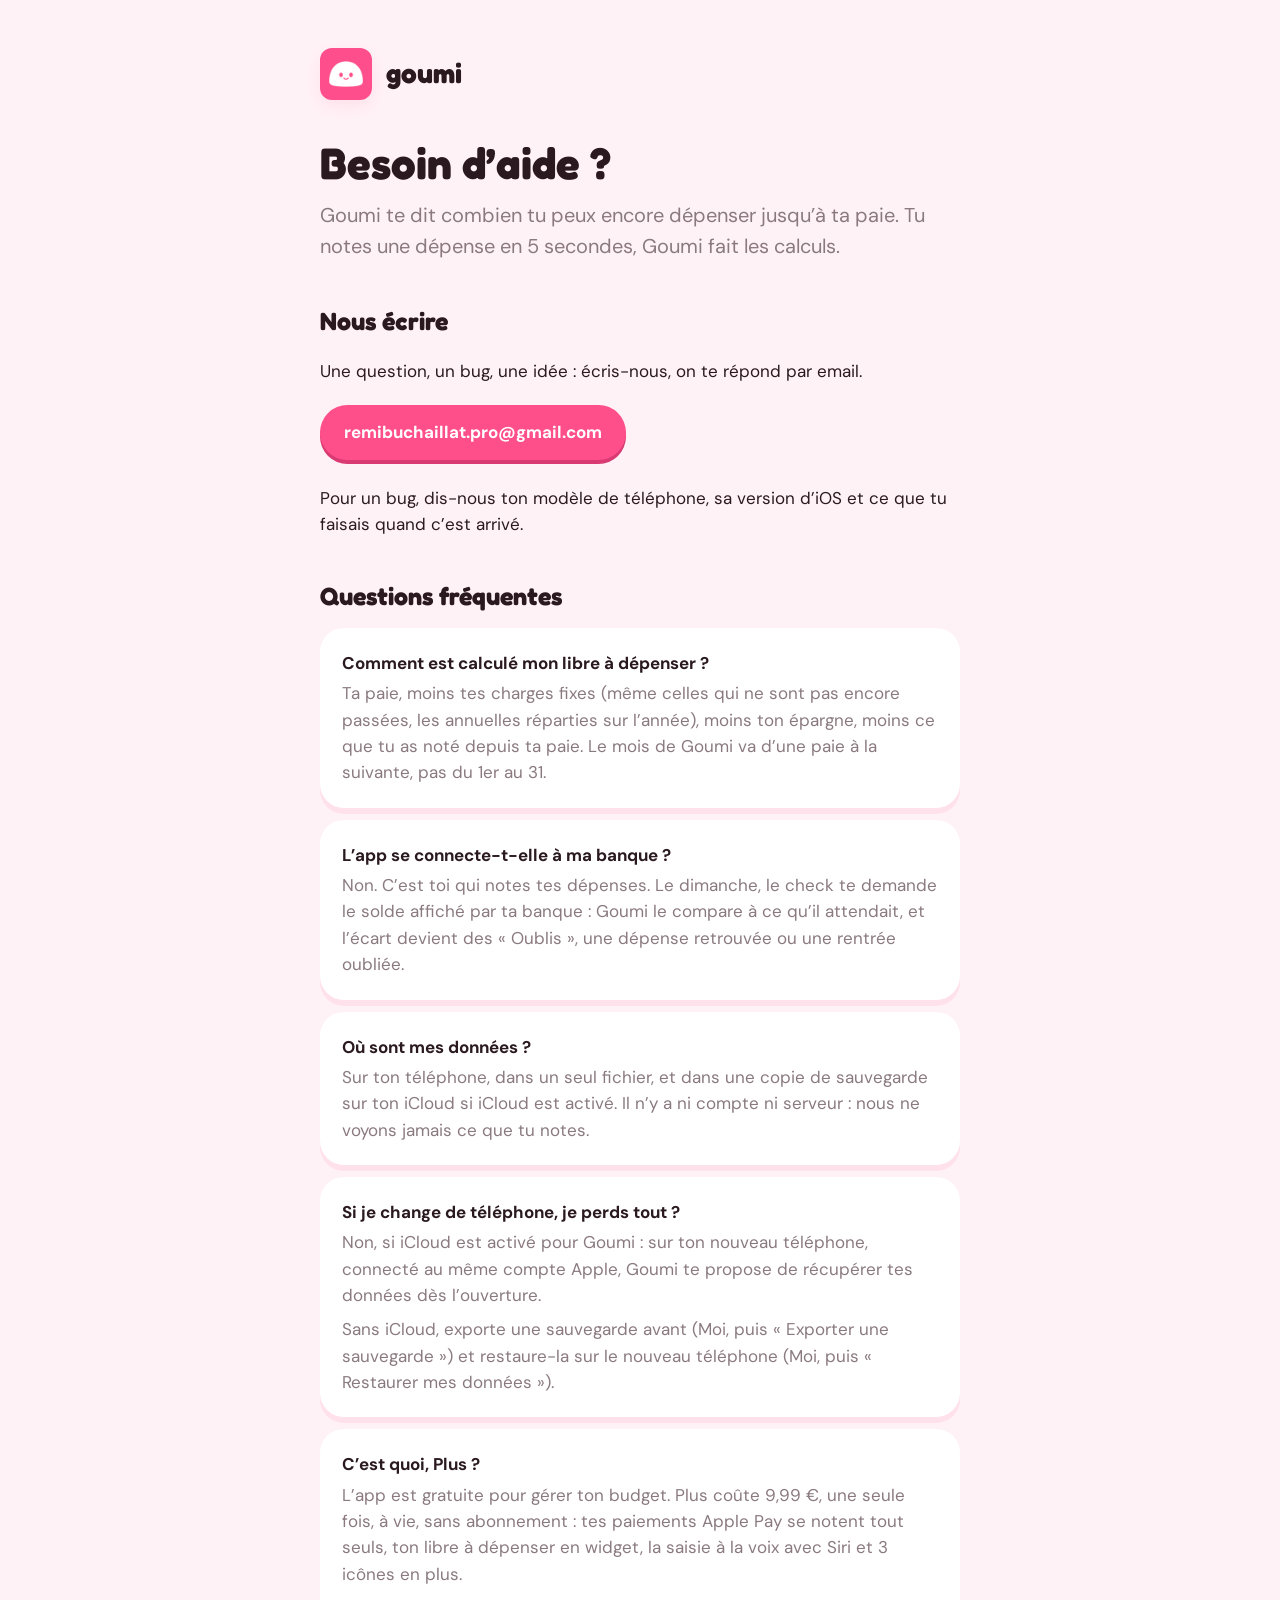
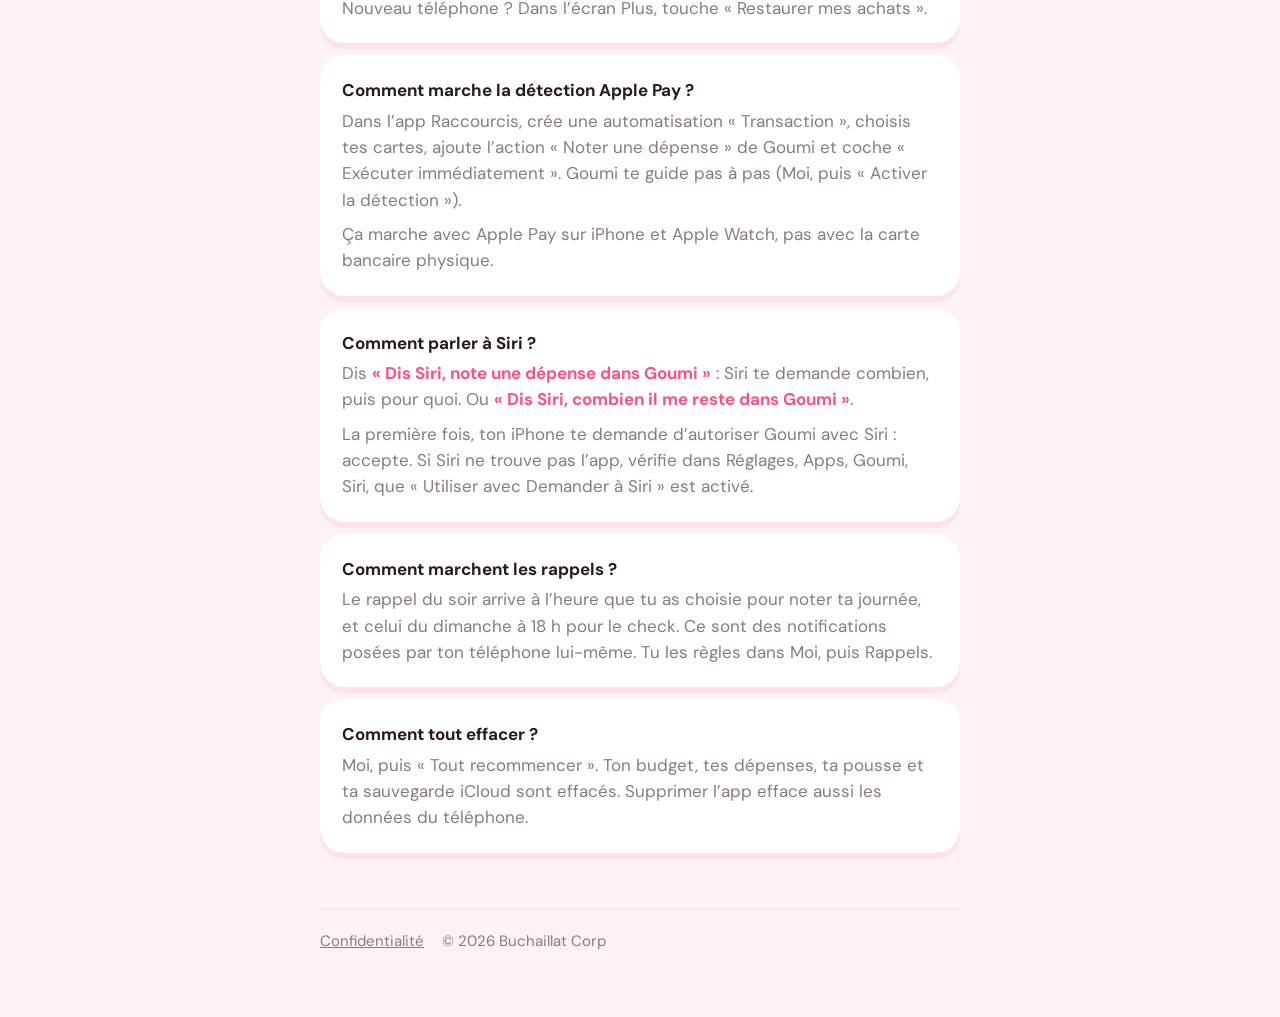
<file: index.html>
<!doctype html>
<html lang="fr">
<head>
  <meta charset="utf-8">
  <meta name="viewport" content="width=device-width, initial-scale=1">
  <title>Goumi · Support</title>
  <meta name="description" content="Aide et contact pour Goumi, l’app qui te dit ce que tu peux encore dépenser jusqu’à ta paie.">
  <link rel="icon" href="icon.png">
  <link rel="stylesheet" href="style.css">
</head>
<body>
<main>
  <header>
    <img src="icon.png" alt="">
    <a href="./">goumi</a>
  </header>

  <h1>Besoin d’aide ?</h1>
  <p class="lead">Goumi te dit combien tu peux encore dépenser jusqu’à ta paie. Tu notes une dépense en 5 secondes, Goumi fait les calculs.</p>

  <h2>Nous écrire</h2>
  <p>Une question, un bug, une idée : écris-nous, on te répond par email.</p>
  <a class="contact" href="mailto:remibuchaillat.pro@gmail.com?subject=Goumi">remibuchaillat.pro@gmail.com</a>
  <p>Pour un bug, dis-nous ton modèle de téléphone, sa version d’iOS et ce que tu faisais quand c’est arrivé.</p>

  <h2>Questions fréquentes</h2>

  <div class="card">
    <h3>Comment est calculé mon libre à dépenser ?</h3>
    <p>Ta paie, moins tes charges fixes (même celles qui ne sont pas encore passées, les annuelles réparties sur l’année), moins ton épargne, moins ce que tu as noté depuis ta paie. Le mois de Goumi va d’une paie à la suivante, pas du 1er au 31.</p>
  </div>

  <div class="card">
    <h3>L’app se connecte-t-elle à ma banque ?</h3>
    <p>Non. C’est toi qui notes tes dépenses. Le dimanche, le check te demande le solde affiché par ta banque : Goumi le compare à ce qu’il attendait, et l’écart devient des « Oublis », une dépense retrouvée ou une rentrée oubliée.</p>
  </div>

  <div class="card">
    <h3>Où sont mes données ?</h3>
    <p>Sur ton téléphone, dans un seul fichier, et dans une copie de sauvegarde sur ton iCloud si iCloud est activé. Il n’y a ni compte ni serveur : nous ne voyons jamais ce que tu notes.</p>
  </div>

  <div class="card">
    <h3>Si je change de téléphone, je perds tout ?</h3>
    <p>Non, si iCloud est activé pour Goumi : sur ton nouveau téléphone, connecté au même compte Apple, Goumi te propose de récupérer tes données dès l’ouverture.</p>
    <p>Sans iCloud, exporte une sauvegarde avant (Moi, puis « Exporter une sauvegarde ») et restaure-la sur le nouveau téléphone (Moi, puis « Restaurer mes données »).</p>
  </div>

  <div class="card">
    <h3>C’est quoi, Plus ?</h3>
    <p>L’app est gratuite pour gérer ton budget. Plus coûte 9,99 €, une seule fois, à vie, sans abonnement : tes paiements Apple Pay se notent tout seuls, ton libre à dépenser en widget, la saisie à la voix avec Siri et 3 icônes en plus.</p>
    <p>Nouveau téléphone ? Dans l’écran Plus, touche « Restaurer mes achats ».</p>
  </div>

  <div class="card">
    <h3>Comment marche la détection Apple Pay ?</h3>
    <p>Dans l’app Raccourcis, crée une automatisation « Transaction », choisis tes cartes, ajoute l’action « Noter une dépense » de Goumi et coche « Exécuter immédiatement ». Goumi te guide pas à pas (Moi, puis « Activer la détection »).</p>
    <p>Ça marche avec Apple Pay sur iPhone et Apple Watch, pas avec la carte bancaire physique.</p>
  </div>

  <div class="card">
    <h3>Comment parler à Siri ?</h3>
    <p>Dis <span class="phrase">« Dis Siri, note une dépense dans Goumi »</span> : Siri te demande combien, puis pour quoi. Ou <span class="phrase">« Dis Siri, combien il me reste dans Goumi »</span>.</p>
    <p>La première fois, ton iPhone te demande d’autoriser Goumi avec Siri : accepte. Si Siri ne trouve pas l’app, vérifie dans Réglages, Apps, Goumi, Siri, que « Utiliser avec Demander à Siri » est activé.</p>
  </div>

  <div class="card">
    <h3>Comment marchent les rappels ?</h3>
    <p>Le rappel du soir arrive à l’heure que tu as choisie pour noter ta journée, et celui du dimanche à 18 h pour le check. Ce sont des notifications posées par ton téléphone lui-même. Tu les règles dans Moi, puis Rappels.</p>
  </div>

  <div class="card">
    <h3>Comment tout effacer ?</h3>
    <p>Moi, puis « Tout recommencer ». Ton budget, tes dépenses, ta pousse et ta sauvegarde iCloud sont effacés. Supprimer l’app efface aussi les données du téléphone.</p>
  </div>

  <footer>
    <a href="confidentialite.html">Confidentialité</a>
    <span>© 2026 Buchaillat Corp</span>
  </footer>
</main>
</body>
</html>
</file>
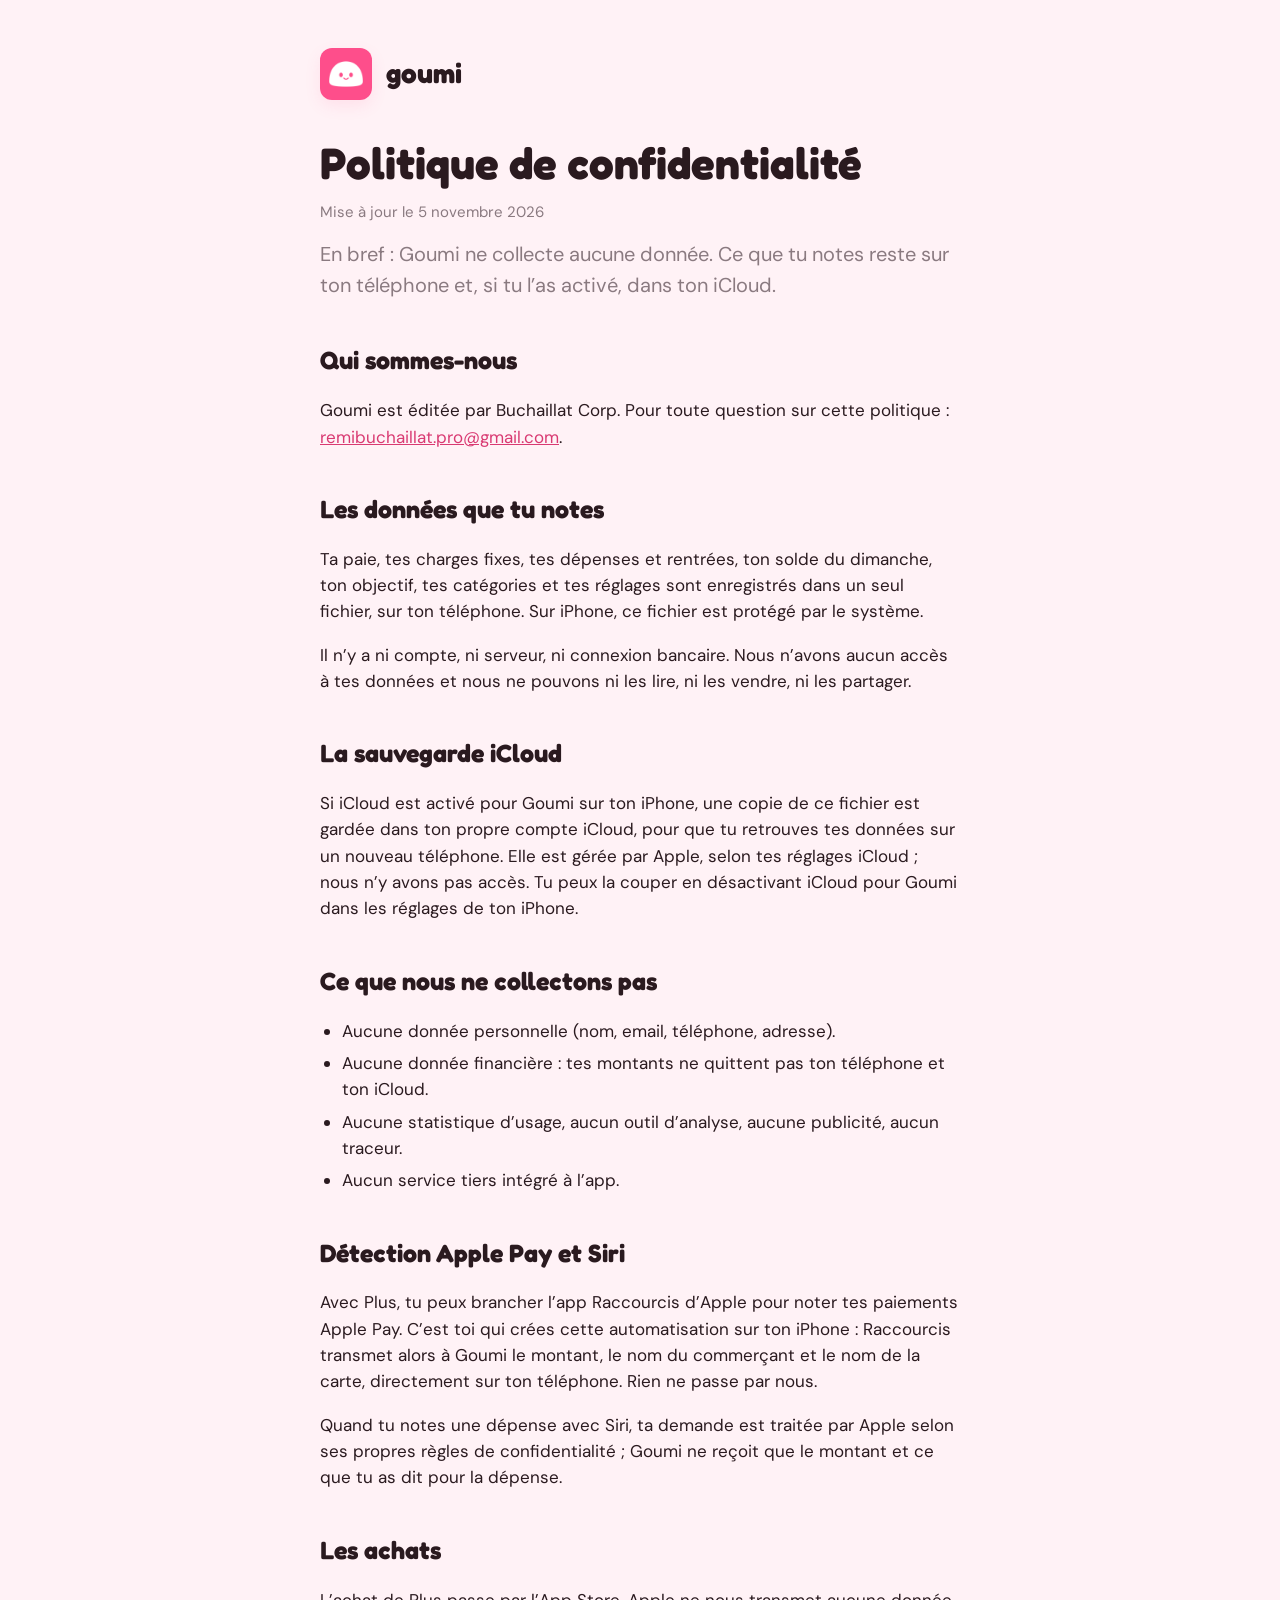
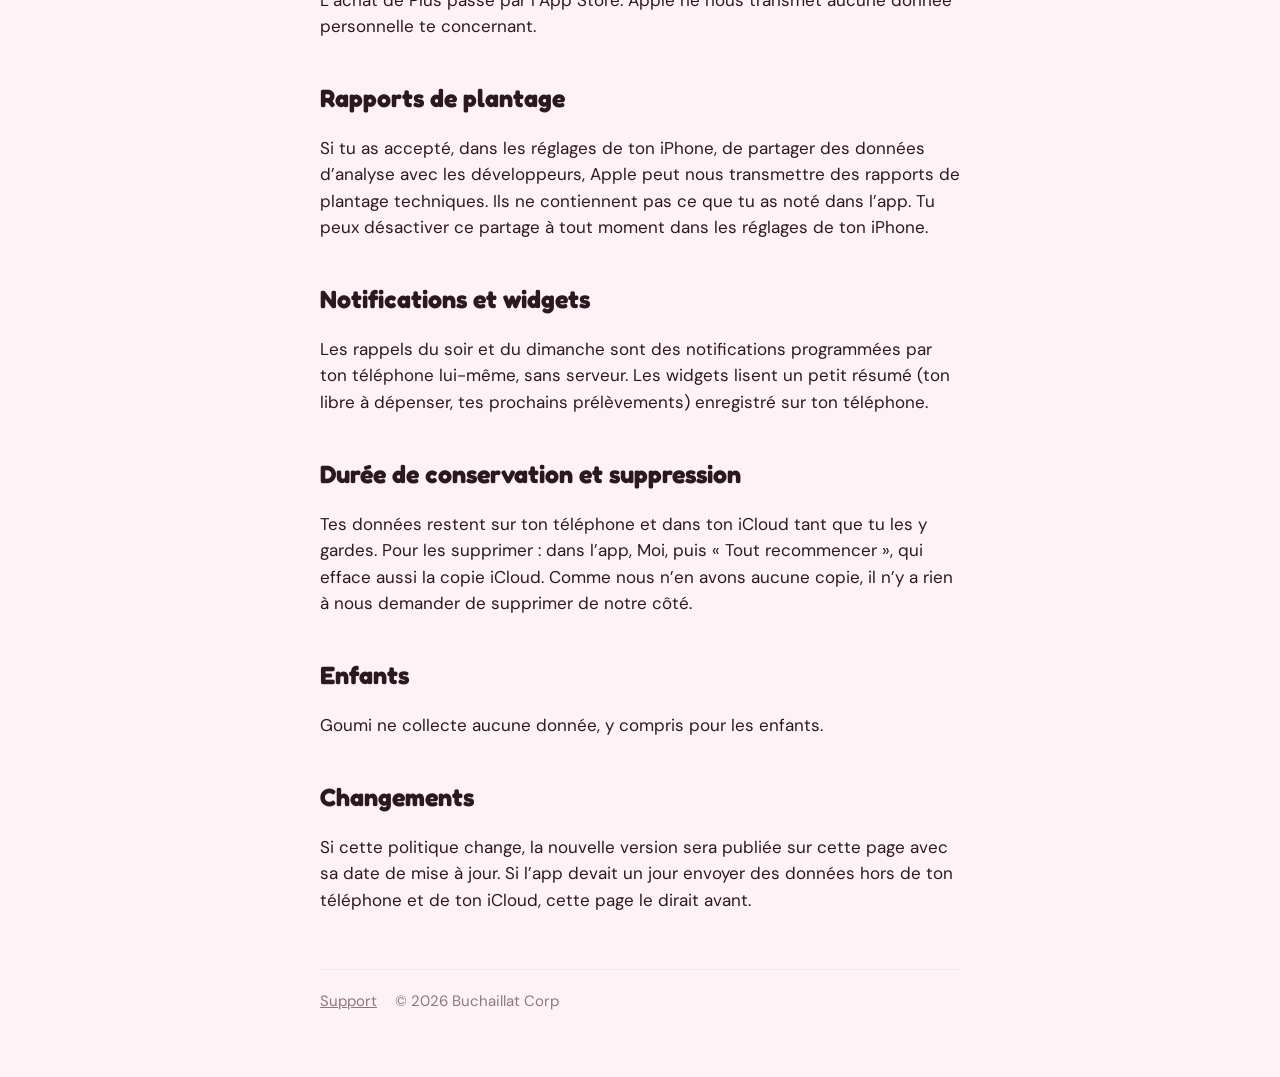
<file: confidentialite.html>
<!doctype html>
<html lang="fr">
<head>
  <meta charset="utf-8">
  <meta name="viewport" content="width=device-width, initial-scale=1">
  <title>Goumi · Confidentialité</title>
  <meta name="description" content="Politique de confidentialité de Goumi : aucune donnée collectée, tout reste sur ton téléphone et ton iCloud.">
  <link rel="icon" href="icon.png">
  <link rel="stylesheet" href="style.css">
</head>
<body>
<main>
  <header>
    <img src="icon.png" alt="">
    <a href="./">goumi</a>
  </header>

  <h1>Politique de confidentialité</h1>
  <p class="date">Mise à jour le 5 novembre 2026</p>
  <p class="lead">En bref : Goumi ne collecte aucune donnée. Ce que tu notes reste sur ton téléphone et, si tu l’as activé, dans ton iCloud.</p>

  <h2>Qui sommes-nous</h2>
  <p>Goumi est éditée par Buchaillat Corp. Pour toute question sur cette politique : <a href="mailto:remibuchaillat.pro@gmail.com">remibuchaillat.pro@gmail.com</a>.</p>

  <h2>Les données que tu notes</h2>
  <p>Ta paie, tes charges fixes, tes dépenses et rentrées, ton solde du dimanche, ton objectif, tes catégories et tes réglages sont enregistrés dans un seul fichier, sur ton téléphone. Sur iPhone, ce fichier est protégé par le système.</p>
  <p>Il n’y a ni compte, ni serveur, ni connexion bancaire. Nous n’avons aucun accès à tes données et nous ne pouvons ni les lire, ni les vendre, ni les partager.</p>

  <h2>La sauvegarde iCloud</h2>
  <p>Si iCloud est activé pour Goumi sur ton iPhone, une copie de ce fichier est gardée dans ton propre compte iCloud, pour que tu retrouves tes données sur un nouveau téléphone. Elle est gérée par Apple, selon tes réglages iCloud ; nous n’y avons pas accès. Tu peux la couper en désactivant iCloud pour Goumi dans les réglages de ton iPhone.</p>

  <h2>Ce que nous ne collectons pas</h2>
  <ul>
    <li>Aucune donnée personnelle (nom, email, téléphone, adresse).</li>
    <li>Aucune donnée financière : tes montants ne quittent pas ton téléphone et ton iCloud.</li>
    <li>Aucune statistique d’usage, aucun outil d’analyse, aucune publicité, aucun traceur.</li>
    <li>Aucun service tiers intégré à l’app.</li>
  </ul>

  <h2>Détection Apple Pay et Siri</h2>
  <p>Avec Plus, tu peux brancher l’app Raccourcis d’Apple pour noter tes paiements Apple Pay. C’est toi qui crées cette automatisation sur ton iPhone : Raccourcis transmet alors à Goumi le montant, le nom du commerçant et le nom de la carte, directement sur ton téléphone. Rien ne passe par nous.</p>
  <p>Quand tu notes une dépense avec Siri, ta demande est traitée par Apple selon ses propres règles de confidentialité ; Goumi ne reçoit que le montant et ce que tu as dit pour la dépense.</p>

  <h2>Les achats</h2>
  <p>L’achat de Plus passe par l’App Store. Apple ne nous transmet aucune donnée personnelle te concernant.</p>

  <h2>Rapports de plantage</h2>
  <p>Si tu as accepté, dans les réglages de ton iPhone, de partager des données d’analyse avec les développeurs, Apple peut nous transmettre des rapports de plantage techniques. Ils ne contiennent pas ce que tu as noté dans l’app. Tu peux désactiver ce partage à tout moment dans les réglages de ton iPhone.</p>

  <h2>Notifications et widgets</h2>
  <p>Les rappels du soir et du dimanche sont des notifications programmées par ton téléphone lui-même, sans serveur. Les widgets lisent un petit résumé (ton libre à dépenser, tes prochains prélèvements) enregistré sur ton téléphone.</p>

  <h2>Durée de conservation et suppression</h2>
  <p>Tes données restent sur ton téléphone et dans ton iCloud tant que tu les y gardes. Pour les supprimer : dans l’app, Moi, puis « Tout recommencer », qui efface aussi la copie iCloud. Comme nous n’en avons aucune copie, il n’y a rien à nous demander de supprimer de notre côté.</p>

  <h2>Enfants</h2>
  <p>Goumi ne collecte aucune donnée, y compris pour les enfants.</p>

  <h2>Changements</h2>
  <p>Si cette politique change, la nouvelle version sera publiée sur cette page avec sa date de mise à jour. Si l’app devait un jour envoyer des données hors de ton téléphone et de ton iCloud, cette page le dirait avant.</p>

  <footer>
    <a href="./">Support</a>
    <span>© 2026 Buchaillat Corp</span>
  </footer>
</main>
</body>
</html>
</file>
<file: style.css>
@font-face { font-family: "Fredoka"; src: url("fonts/Fredoka-SemiBold.ttf"); font-weight: 600; font-display: swap; }
@font-face { font-family: "Fredoka"; src: url("fonts/Fredoka-Bold.ttf"); font-weight: 700; font-display: swap; }
@font-face { font-family: "DM Sans"; src: url("fonts/DMSans-Regular.ttf"); font-weight: 400; font-display: swap; }
@font-face { font-family: "DM Sans"; src: url("fonts/DMSans-SemiBold.ttf"); font-weight: 600; font-display: swap; }
@font-face { font-family: "DM Sans"; src: url("fonts/DMSans-Bold.ttf"); font-weight: 700; font-display: swap; }

/* Les couleurs de la DA de l'appli. */
:root {
  --paper: #FFF2F6;
  --ink: #2A1A1F;
  --mute: #8A7A80;
  --pink: #FF4F8B;
  --pink-dark: #D93A72;
  --card: #FFFFFF;
  --line: #F4E7EC;
  --shadow: rgba(255, 79, 139, 0.10);
}

* { box-sizing: border-box; }

body {
  margin: 0;
  background: var(--paper);
  color: var(--ink);
  font-family: "DM Sans", -apple-system, system-ui, sans-serif;
  font-size: 17px;
  line-height: 1.55;
}

main { max-width: 680px; margin: 0 auto; padding: 48px 20px 64px; }

header { display: flex; align-items: center; gap: 14px; margin-bottom: 40px; }
header img { width: 52px; height: 52px; border-radius: 12px; box-shadow: 0 6px 16px var(--shadow); }
header a { color: inherit; text-decoration: none; font-family: "Fredoka", sans-serif; font-weight: 700; font-size: 28px; }

h1 { font-family: "Fredoka", sans-serif; font-weight: 700; font-size: 44px; line-height: 1.05; margin: 0 0 14px; }
h2 { font-family: "Fredoka", sans-serif; font-weight: 700; font-size: 25px; margin: 40px 0 10px; }
h3 { font-weight: 700; font-size: 17px; margin: 0 0 4px; }

.lead { font-size: 20px; color: var(--mute); margin: 0 0 32px; }
.date { color: var(--mute); font-size: 15px; }

.card { background: var(--card); border-radius: 24px; padding: 22px; margin: 12px 0; box-shadow: 0 6px 0 var(--shadow); }
.card p { margin: 0; color: var(--mute); }
.card p + p { margin-top: 8px; }

.contact {
  display: inline-block; background: var(--pink); color: #FFFFFF; border-radius: 999px;
  padding: 14px 24px; font-weight: 700; text-decoration: none; margin: 4px 0 8px;
  box-shadow: 0 4px 0 var(--pink-dark);
}

.phrase { color: var(--pink); font-weight: 700; }

a { color: var(--pink-dark); }
ul { padding-left: 22px; }
li { margin: 6px 0; }

footer { margin-top: 56px; padding-top: 20px; border-top: 1px solid var(--line); color: var(--mute); font-size: 15px; display: flex; gap: 18px; flex-wrap: wrap; }
footer a { color: var(--mute); }

@media (max-width: 480px) {
  main { padding-top: 32px; }
  h1 { font-size: 36px; }
}
</file>
